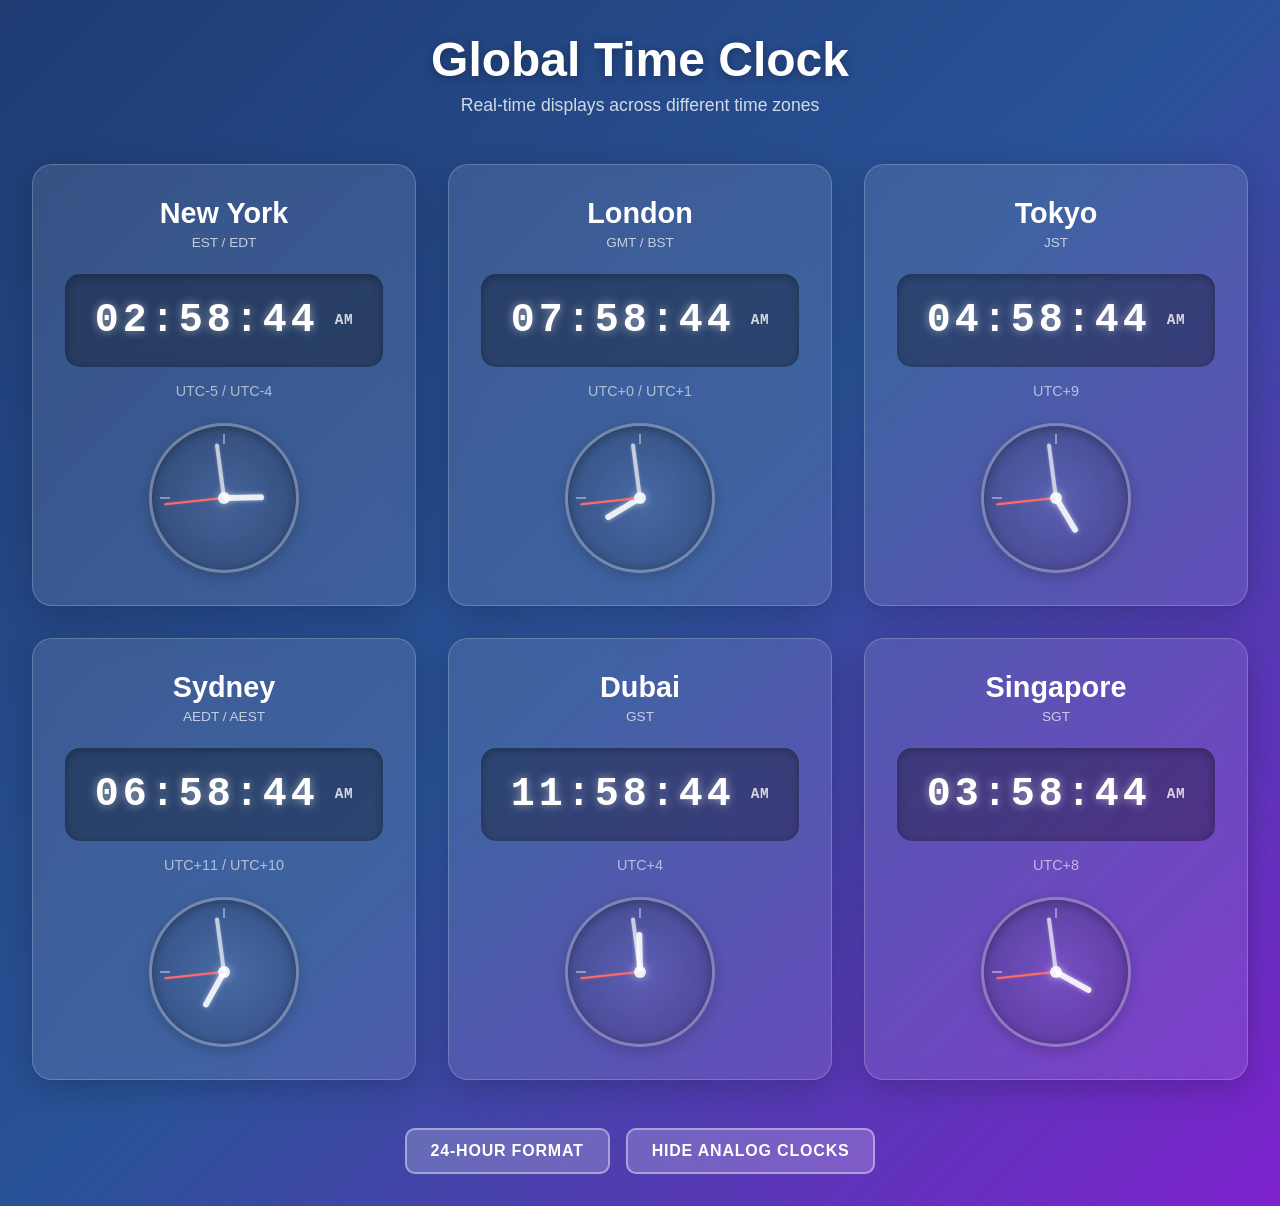
<file: clock.html>
<!DOCTYPE html>
<html lang="en">
<head>
    <meta charset="UTF-8">
    <meta name="viewport" content="width=device-width, initial-scale=1.0">
    <title>Multi-Timezone Digital Clock</title>
    <link rel="stylesheet" href="clock-styles.css">
</head>
<body>
    <div class="clock-container">
        <h1>Global Time Clock</h1>
        <p class="subtitle">Real-time displays across different time zones</p>
        
        <div class="clocks-grid">
            <!-- New York (EST) -->
            <div class="clock-card">
                <div class="timezone-header">
                    <h2>New York</h2>
                    <p class="timezone-code">EST / EDT</p>
                </div>
                <div class="digital-display">
                    <span class="time" id="time-newyork">--:--:--</span>
                    <span class="period" id="period-newyork">AM</span>
                </div>
                <p class="timezone-offset">UTC-5 / UTC-4</p>
                <div class="clock-analog" id="analog-newyork">
                    <div class="clock-face">
                        <div class="hour-hand" id="hour-newyork"></div>
                        <div class="minute-hand" id="minute-newyork"></div>
                        <div class="second-hand" id="second-newyork"></div>
                        <div class="center-dot"></div>
                    </div>
                </div>
            </div>

            <!-- London (GMT) -->
            <div class="clock-card">
                <div class="timezone-header">
                    <h2>London</h2>
                    <p class="timezone-code">GMT / BST</p>
                </div>
                <div class="digital-display">
                    <span class="time" id="time-london">--:--:--</span>
                    <span class="period" id="period-london">AM</span>
                </div>
                <p class="timezone-offset">UTC+0 / UTC+1</p>
                <div class="clock-analog" id="analog-london">
                    <div class="clock-face">
                        <div class="hour-hand" id="hour-london"></div>
                        <div class="minute-hand" id="minute-london"></div>
                        <div class="second-hand" id="second-london"></div>
                        <div class="center-dot"></div>
                    </div>
                </div>
            </div>

            <!-- Tokyo (JST) -->
            <div class="clock-card">
                <div class="timezone-header">
                    <h2>Tokyo</h2>
                    <p class="timezone-code">JST</p>
                </div>
                <div class="digital-display">
                    <span class="time" id="time-tokyo">--:--:--</span>
                    <span class="period" id="period-tokyo">AM</span>
                </div>
                <p class="timezone-offset">UTC+9</p>
                <div class="clock-analog" id="analog-tokyo">
                    <div class="clock-face">
                        <div class="hour-hand" id="hour-tokyo"></div>
                        <div class="minute-hand" id="minute-tokyo"></div>
                        <div class="second-hand" id="second-tokyo"></div>
                        <div class="center-dot"></div>
                    </div>
                </div>
            </div>

            <!-- Sydney (AEDT) -->
            <div class="clock-card">
                <div class="timezone-header">
                    <h2>Sydney</h2>
                    <p class="timezone-code">AEDT / AEST</p>
                </div>
                <div class="digital-display">
                    <span class="time" id="time-sydney">--:--:--</span>
                    <span class="period" id="period-sydney">AM</span>
                </div>
                <p class="timezone-offset">UTC+11 / UTC+10</p>
                <div class="clock-analog" id="analog-sydney">
                    <div class="clock-face">
                        <div class="hour-hand" id="hour-sydney"></div>
                        <div class="minute-hand" id="minute-sydney"></div>
                        <div class="second-hand" id="second-sydney"></div>
                        <div class="center-dot"></div>
                    </div>
                </div>
            </div>

            <!-- Dubai (GST) -->
            <div class="clock-card">
                <div class="timezone-header">
                    <h2>Dubai</h2>
                    <p class="timezone-code">GST</p>
                </div>
                <div class="digital-display">
                    <span class="time" id="time-dubai">--:--:--</span>
                    <span class="period" id="period-dubai">AM</span>
                </div>
                <p class="timezone-offset">UTC+4</p>
                <div class="clock-analog" id="analog-dubai">
                    <div class="clock-face">
                        <div class="hour-hand" id="hour-dubai"></div>
                        <div class="minute-hand" id="minute-dubai"></div>
                        <div class="second-hand" id="second-dubai"></div>
                        <div class="center-dot"></div>
                    </div>
                </div>
            </div>

            <!-- Singapore (SGT) -->
            <div class="clock-card">
                <div class="timezone-header">
                    <h2>Singapore</h2>
                    <p class="timezone-code">SGT</p>
                </div>
                <div class="digital-display">
                    <span class="time" id="time-singapore">--:--:--</span>
                    <span class="period" id="period-singapore">AM</span>
                </div>
                <p class="timezone-offset">UTC+8</p>
                <div class="clock-analog" id="analog-singapore">
                    <div class="clock-face">
                        <div class="hour-hand" id="hour-singapore"></div>
                        <div class="minute-hand" id="minute-singapore"></div>
                        <div class="second-hand" id="second-singapore"></div>
                        <div class="center-dot"></div>
                    </div>
                </div>
            </div>
        </div>

        <div class="controls">
            <button id="toggle-format" class="btn-format">24-Hour Format</button>
            <button id="toggle-analog" class="btn-analog">Hide Analog Clocks</button>
        </div>
    </div>

    <script src="clock-script.js"></script>
</body>
</html>
</file>
<file: clock-styles.css>
* {
    margin: 0;
    padding: 0;
    box-sizing: border-box;
}

body {
    font-family: 'Segoe UI', Tahoma, Geneva, Verdana, sans-serif;
    background: linear-gradient(135deg, #1e3c72 0%, #2a5298 50%, #7e22ce 100%);
    min-height: 100vh;
    padding: 2rem;
    color: #fff;
}

.clock-container {
    max-width: 1400px;
    margin: 0 auto;
}

h1 {
    text-align: center;
    font-size: 3rem;
    margin-bottom: 0.5rem;
    text-shadow: 0 2px 10px rgba(0, 0, 0, 0.3);
}

.subtitle {
    text-align: center;
    font-size: 1.1rem;
    color: rgba(255, 255, 255, 0.8);
    margin-bottom: 3rem;
}

.clocks-grid {
    display: grid;
    grid-template-columns: repeat(auto-fit, minmax(350px, 1fr));
    gap: 2rem;
    margin-bottom: 3rem;
}

.clock-card {
    background: rgba(255, 255, 255, 0.1);
    backdrop-filter: blur(10px);
    border: 1px solid rgba(255, 255, 255, 0.2);
    border-radius: 20px;
    padding: 2rem;
    text-align: center;
    transition: all 0.3s ease;
    box-shadow: 0 8px 32px rgba(0, 0, 0, 0.2);
}

.clock-card:hover {
    background: rgba(255, 255, 255, 0.15);
    border-color: rgba(255, 255, 255, 0.3);
    transform: translateY(-5px);
    box-shadow: 0 12px 40px rgba(0, 0, 0, 0.3);
}

.timezone-header {
    margin-bottom: 1.5rem;
}

.timezone-header h2 {
    font-size: 1.8rem;
    margin-bottom: 0.3rem;
}

.timezone-code {
    font-size: 0.85rem;
    color: rgba(255, 255, 255, 0.7);
    font-weight: 500;
}

.digital-display {
    background: rgba(0, 0, 0, 0.3);
    border-radius: 15px;
    padding: 1.5rem;
    margin-bottom: 1rem;
    display: flex;
    align-items: center;
    justify-content: center;
    gap: 1rem;
    font-family: 'Courier New', monospace;
    box-shadow: inset 0 2px 10px rgba(0, 0, 0, 0.3);
}

.time {
    font-size: 2.5rem;
    font-weight: 700;
    letter-spacing: 0.1em;
    text-shadow: 0 0 10px rgba(255, 255, 255, 0.5);
}

.period {
    font-size: 0.9rem;
    font-weight: 600;
    color: rgba(255, 255, 255, 0.8);
    text-transform: uppercase;
    letter-spacing: 0.05em;
}

.timezone-offset {
    font-size: 0.9rem;
    color: rgba(255, 255, 255, 0.6);
    margin-bottom: 1.5rem;
}

.clock-analog {
    display: flex;
    justify-content: center;
    margin-top: 1.5rem;
}

.clock-face {
    width: 150px;
    height: 150px;
    border: 3px solid rgba(255, 255, 255, 0.3);
    border-radius: 50%;
    position: relative;
    background: radial-gradient(circle, rgba(255, 255, 255, 0.05) 0%, rgba(0, 0, 0, 0.2) 100%);
    box-shadow: 
        inset 0 2px 10px rgba(0, 0, 0, 0.3),
        0 4px 15px rgba(0, 0, 0, 0.2);
}

.clock-face::before,
.clock-face::after {
    content: '';
    position: absolute;
    background: rgba(255, 255, 255, 0.4);
}

.clock-face::before {
    width: 2px;
    height: 10px;
    top: 8px;
    left: 50%;
    transform: translateX(-50%);
}

.clock-face::after {
    width: 10px;
    height: 2px;
    left: 8px;
    top: 50%;
    transform: translateY(-50%);
}

.hour-hand,
.minute-hand,
.second-hand {
    position: absolute;
    bottom: 50%;
    left: 50%;
    transform-origin: bottom center;
    border-radius: 10px;
}

.hour-hand {
    width: 6px;
    height: 40px;
    background: rgba(255, 255, 255, 0.9);
    margin-left: -3px;
    box-shadow: 0 0 5px rgba(255, 255, 255, 0.5);
}

.minute-hand {
    width: 4px;
    height: 55px;
    background: rgba(255, 255, 255, 0.7);
    margin-left: -2px;
    box-shadow: 0 0 3px rgba(255, 255, 255, 0.3);
}

.second-hand {
    width: 2px;
    height: 60px;
    background: #ff6b6b;
    margin-left: -1px;
    box-shadow: 0 0 2px rgba(255, 107, 107, 0.5);
}

.center-dot {
    position: absolute;
    width: 12px;
    height: 12px;
    background: rgba(255, 255, 255, 0.9);
    border-radius: 50%;
    top: 50%;
    left: 50%;
    transform: translate(-50%, -50%);
    box-shadow: 0 0 8px rgba(255, 255, 255, 0.5);
    z-index: 10;
}

.controls {
    display: flex;
    gap: 1rem;
    justify-content: center;
    flex-wrap: wrap;
}

.btn-format,
.btn-analog {
    background: rgba(255, 255, 255, 0.2);
    border: 2px solid rgba(255, 255, 255, 0.4);
    color: white;
    padding: 0.75rem 1.5rem;
    border-radius: 10px;
    font-size: 1rem;
    font-weight: 600;
    cursor: pointer;
    transition: all 0.3s ease;
    text-transform: uppercase;
    letter-spacing: 0.05em;
}

.btn-format:hover,
.btn-analog:hover {
    background: rgba(255, 255, 255, 0.3);
    border-color: rgba(255, 255, 255, 0.6);
    transform: scale(1.05);
}

.btn-format:active,
.btn-analog:active {
    transform: scale(0.98);
}

.analog-hidden .clock-analog {
    display: none;
}

@media (max-width: 768px) {
    h1 {
        font-size: 2rem;
    }

    .clocks-grid {
        grid-template-columns: 1fr;
    }

    .time {
        font-size: 2rem;
    }

    .clock-face {
        width: 120px;
        height: 120px;
    }

    .hour-hand {
        height: 35px;
    }

    .minute-hand {
        height: 45px;
    }

    .second-hand {
        height: 50px;
    }
}
</file>
